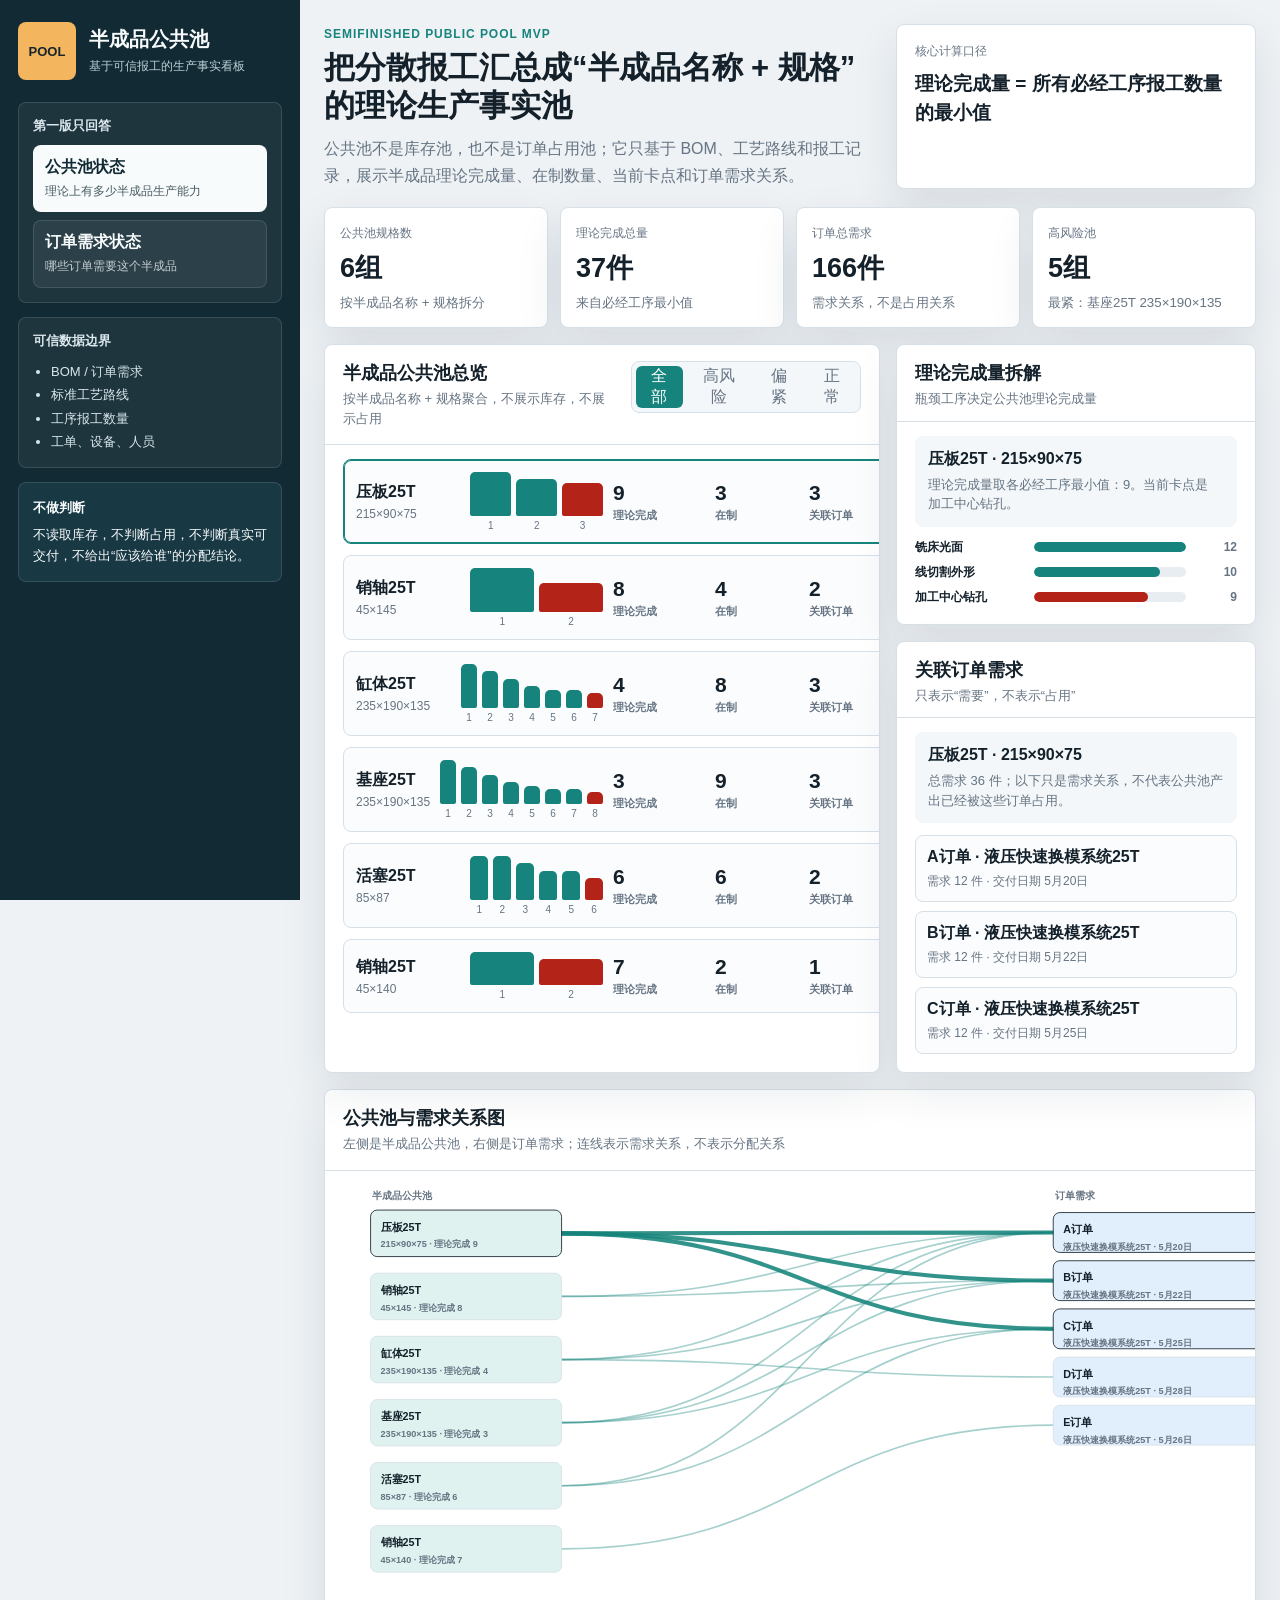
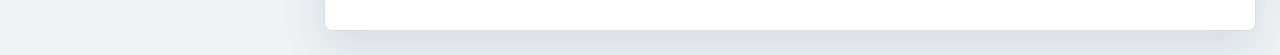
<file: prototype/index.html>
<!doctype html>
<html lang="zh-CN">
  <head>
    <meta charset="UTF-8" />
    <meta name="viewport" content="width=device-width, initial-scale=1.0" />
    <title>半成品公共池产品原型 Demo</title>
    <link rel="stylesheet" href="./styles.css" />
  </head>
  <body>
    <div class="app">
      <aside class="sidebar">
        <div class="brand">
          <div class="brand-mark">POOL</div>
          <div>
            <h1>半成品公共池</h1>
            <p>基于可信报工的生产事实看板</p>
          </div>
        </div>
        <section class="side-panel">
          <div class="side-title">第一版只回答</div>
          <div class="answer-card active"><strong>公共池状态</strong><span>理论上有多少半成品生产能力</span></div>
          <div class="answer-card"><strong>订单需求状态</strong><span>哪些订单需要这个半成品</span></div>
        </section>
        <section class="side-panel">
          <div class="side-title">可信数据边界</div>
          <ul class="trust-list"><li>BOM / 订单需求</li><li>标准工艺路线</li><li>工序报工数量</li><li>工单、设备、人员</li></ul>
        </section>
        <section class="boundary"><strong>不做判断</strong><span>不读取库存，不判断占用，不判断真实可交付，不给出“应该给谁”的分配结论。</span></section>
      </aside>
      <main class="main">
        <header class="hero">
          <div><span class="eyebrow">Semifinished Public Pool MVP</span><h2>把分散报工汇总成“半成品名称 + 规格”的理论生产事实池</h2><p>公共池不是库存池，也不是订单占用池；它只基于 BOM、工艺路线和报工记录，展示半成品理论完成量、在制数量、当前卡点和订单需求关系。</p></div>
          <div class="formula-card"><span>核心计算口径</span><strong>理论完成量 = 所有必经工序报工数量的最小值</strong></div>
        </header>
        <section class="metric-grid" id="metricGrid"></section>
        <section class="workspace">
          <section class="surface main-board"><div class="section-head"><div><h3>半成品公共池总览</h3><p>按半成品名称 + 规格聚合，不展示库存，不展示占用</p></div><div class="segmented" id="riskFilter"></div></div><div class="pool-board" id="poolBoard"></div></section>
          <aside class="detail-column">
            <section class="surface"><div class="section-head compact"><div><h3>理论完成量拆解</h3><p>瓶颈工序决定公共池理论完成量</p></div></div><div class="detail-body" id="completionDetail"></div></section>
            <section class="surface"><div class="section-head compact"><div><h3>关联订单需求</h3><p>只表示“需要”，不表示“占用”</p></div></div><div class="detail-body" id="demandDetail"></div></section>
          </aside>
        </section>
        <section class="surface lower-panel"><div class="section-head"><div><h3>公共池与需求关系图</h3><p>左侧是半成品公共池，右侧是订单需求；连线表示需求关系，不表示分配关系</p></div></div><div class="relationship-wrap"><svg id="relationshipSvg" viewBox="0 0 1180 520" role="img" aria-label="半成品公共池与订单需求关系图"></svg></div></section>
      </main>
    </div>
    <script src="./app.js"></script>
  </body>
</html>
</file>
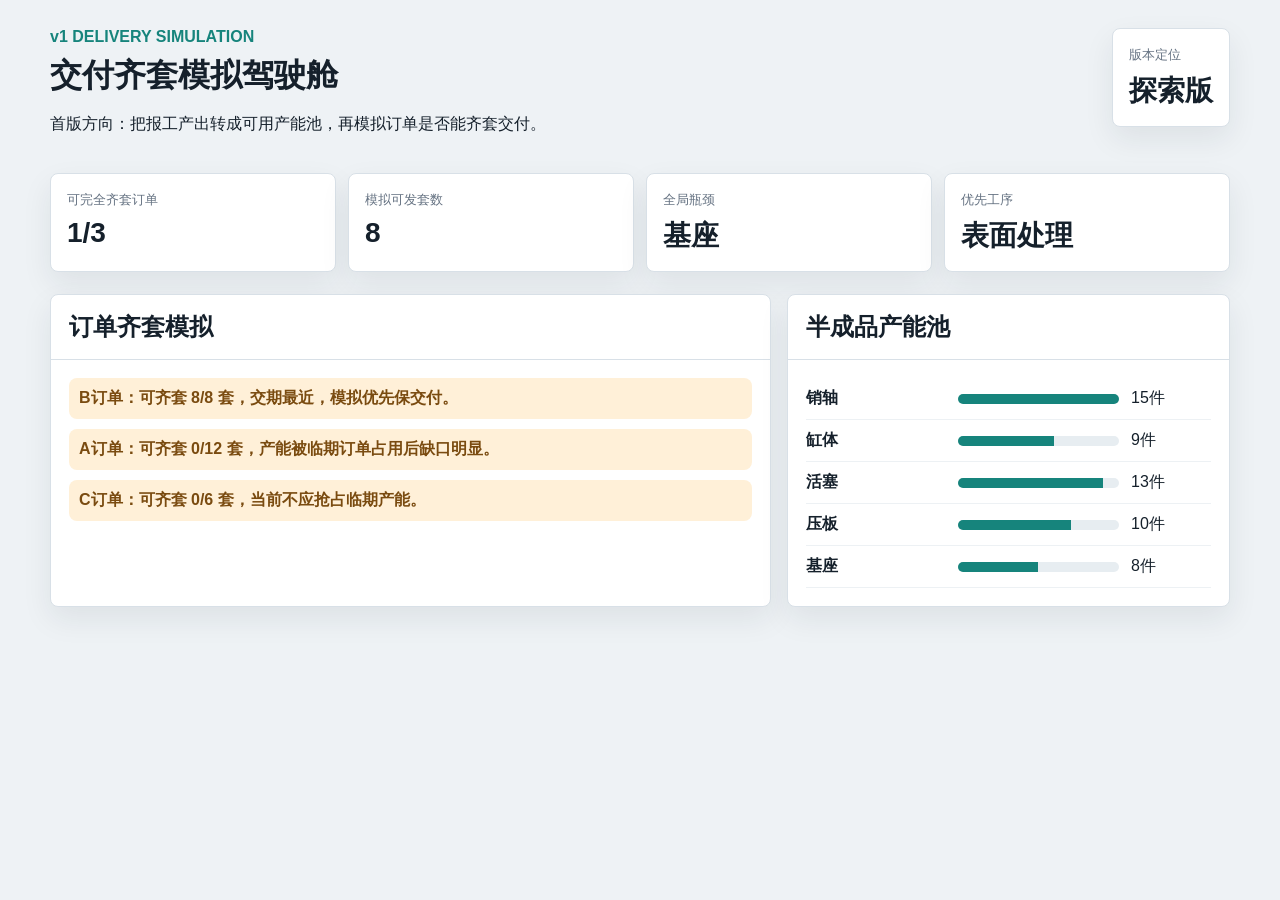
<file: versions/v1-delivery-simulation/index.html>
<!doctype html>
<html lang="zh-CN">
<head><meta charset="UTF-8"><meta name="viewport" content="width=device-width,initial-scale=1"><title>v1 交付齐套模拟</title><style>body{margin:0;background:#eef2f5;color:#15202b;font-family:'Microsoft YaHei',Arial,sans-serif}.wrap{padding:28px;max-width:1180px;margin:auto}.hero{display:flex;justify-content:space-between;gap:20px;align-items:flex-start}.label{color:#16847c;font-weight:800}h1{margin:8px 0 10px;font-size:32px}.grid{display:grid;grid-template-columns:repeat(4,1fr);gap:12px;margin:22px 0}.card,.panel{background:white;border:1px solid #d8e0e7;border-radius:8px;box-shadow:0 12px 30px rgba(23,42,55,.08)}.card{padding:16px}.card span{color:#657282;font-size:13px}.card strong{display:block;margin-top:8px;font-size:28px}.layout{display:grid;grid-template-columns:1.3fr .8fr;gap:16px}.panel h2{margin:0;padding:16px 18px;border-bottom:1px solid #d8e0e7}.body{padding:18px}.row{display:grid;grid-template-columns:140px 1fr 80px;gap:12px;align-items:center;padding:10px 0;border-bottom:1px solid #edf1f4}.bar{height:10px;background:#e7edf1;border-radius:99px;overflow:hidden}.bar i{display:block;height:100%;background:#16847c}.risk{background:#fff0d8;color:#7a4b10;padding:10px;border-radius:8px;margin-bottom:10px;font-weight:700}@media(max-width:860px){.grid,.layout{grid-template-columns:1fr}.hero{display:block}}</style></head>
<body><main class="wrap"><section class="hero"><div><div class="label">v1 DELIVERY SIMULATION</div><h1>交付齐套模拟驾驶舱</h1><p>首版方向：把报工产出转成可用产能池，再模拟订单是否能齐套交付。</p></div><div class="card"><span>版本定位</span><strong>探索版</strong></div></section><section class="grid"><div class="card"><span>可完全齐套订单</span><strong>1/3</strong></div><div class="card"><span>模拟可发套数</span><strong>8</strong></div><div class="card"><span>全局瓶颈</span><strong>基座</strong></div><div class="card"><span>优先工序</span><strong>表面处理</strong></div></section><section class="layout"><div class="panel"><h2>订单齐套模拟</h2><div class="body"><div class="risk">B订单：可齐套 8/8 套，交期最近，模拟优先保交付。</div><div class="risk">A订单：可齐套 0/12 套，产能被临期订单占用后缺口明显。</div><div class="risk">C订单：可齐套 0/6 套，当前不应抢占临期产能。</div></div></div><div class="panel"><h2>半成品产能池</h2><div class="body"><div class="row"><b>销轴</b><div class="bar"><i style="width:100%"></i></div><span>15件</span></div><div class="row"><b>缸体</b><div class="bar"><i style="width:60%"></i></div><span>9件</span></div><div class="row"><b>活塞</b><div class="bar"><i style="width:90%"></i></div><span>13件</span></div><div class="row"><b>压板</b><div class="bar"><i style="width:70%"></i></div><span>10件</span></div><div class="row"><b>基座</b><div class="bar"><i style="width:50%"></i></div><span>8件</span></div></div></div></section></main></body></html>
</file>
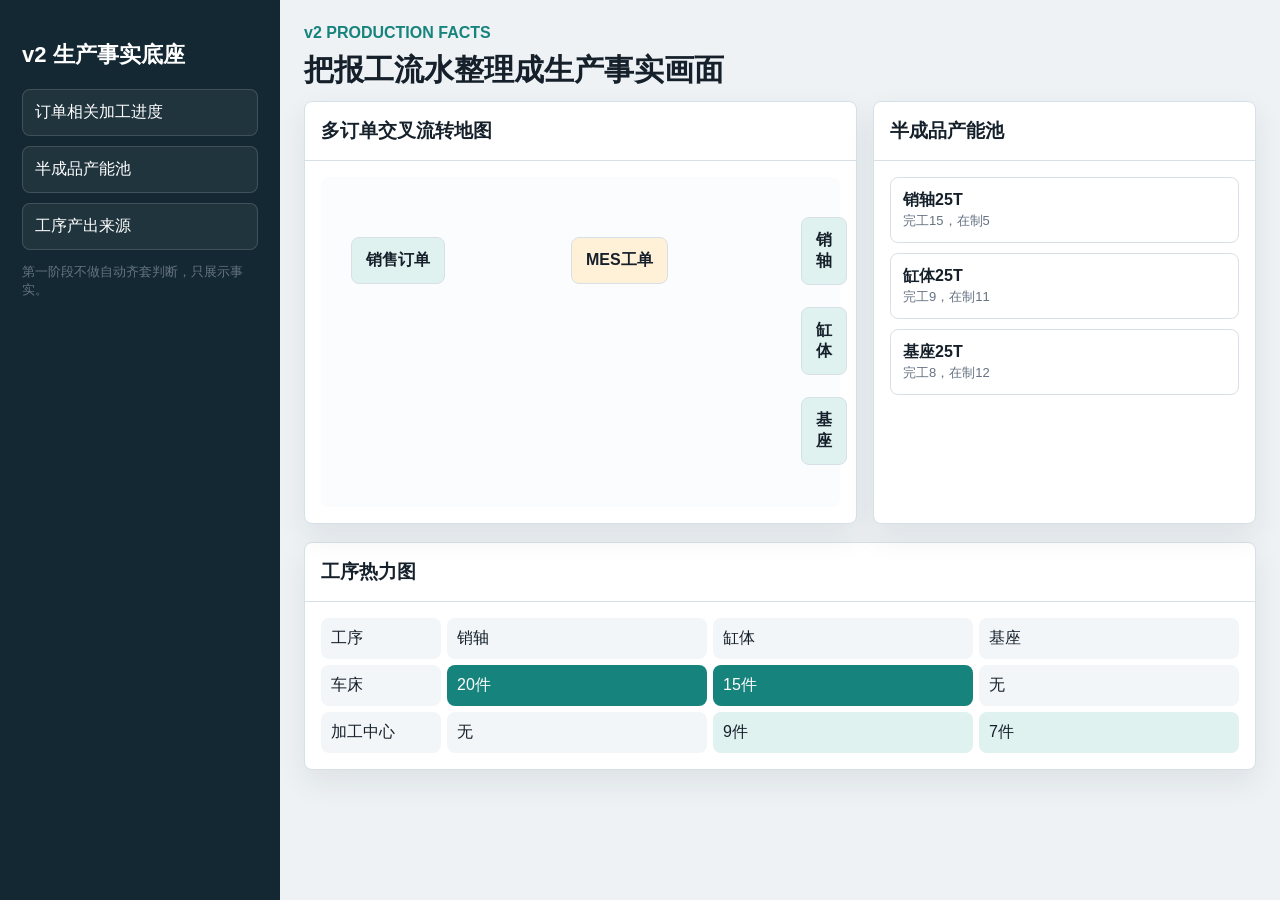
<file: versions/v2-production-facts/index.html>
<!doctype html>
<html lang="zh-CN">
<head><meta charset="UTF-8"><meta name="viewport" content="width=device-width,initial-scale=1"><title>v2 生产事实可视化</title><style>body{margin:0;background:#eef2f5;color:#15202b;font-family:'Microsoft YaHei',Arial,sans-serif}.shell{display:grid;grid-template-columns:280px 1fr;min-height:100vh}.nav{background:#132832;color:white;padding:22px}.nav h1{font-size:22px}.nav .item{padding:12px;border:1px solid rgba(255,255,255,.14);border-radius:8px;margin:10px 0;background:rgba(255,255,255,.06)}.main{padding:24px}.label{color:#16847c;font-weight:800}h2{font-size:30px;margin:8px 0 10px}.grid{display:grid;grid-template-columns:1.3fr .9fr;gap:16px}.panel{background:white;border:1px solid #d8e0e7;border-radius:8px;box-shadow:0 12px 30px rgba(23,42,55,.08);overflow:hidden}.panel h3{margin:0;padding:16px;border-bottom:1px solid #d8e0e7}.body{padding:16px}.flow{height:330px;position:relative;background:#fbfcfd;border-radius:8px}.node{position:absolute;padding:12px 14px;border:1px solid #d8e0e7;border-radius:8px;background:#dff2ef;font-weight:800}.n1{left:30px;top:60px}.n2{left:250px;top:60px;background:#fff0d8}.n3{left:480px;top:40px}.n4{left:480px;top:130px}.n5{left:480px;top:220px}.pool{display:grid;gap:10px}.pool div{padding:12px;border:1px solid #d8e0e7;border-radius:8px}.small{color:#657282;font-size:13px}.heat{display:grid;grid-template-columns:120px repeat(3,1fr);gap:6px}.cell{padding:10px;border-radius:8px;background:#f3f6f8}.hot{background:#16847c;color:white}.warm{background:#dff2ef}@media(max-width:860px){.shell{display:block}.grid{grid-template-columns:1fr}}</style></head>
<body><div class="shell"><aside class="nav"><h1>v2 生产事实底座</h1><div class="item">订单相关加工进度</div><div class="item">半成品产能池</div><div class="item">工序产出来源</div><p class="small">第一阶段不做自动齐套判断，只展示事实。</p></aside><main class="main"><div class="label">v2 PRODUCTION FACTS</div><h2>把报工流水整理成生产事实画面</h2><section class="grid"><div class="panel"><h3>多订单交叉流转地图</h3><div class="body"><div class="flow"><div class="node n1">销售订单</div><div class="node n2">MES工单</div><div class="node n3">销轴</div><div class="node n4">缸体</div><div class="node n5">基座</div></div></div></div><div class="panel"><h3>半成品产能池</h3><div class="body pool"><div><b>销轴25T</b><br><span class="small">完工15，在制5</span></div><div><b>缸体25T</b><br><span class="small">完工9，在制11</span></div><div><b>基座25T</b><br><span class="small">完工8，在制12</span></div></div></div></section><br><section class="panel"><h3>工序热力图</h3><div class="body heat"><div class="cell">工序</div><div class="cell">销轴</div><div class="cell">缸体</div><div class="cell">基座</div><div class="cell">车床</div><div class="cell hot">20件</div><div class="cell hot">15件</div><div class="cell">无</div><div class="cell">加工中心</div><div class="cell">无</div><div class="cell warm">9件</div><div class="cell warm">7件</div></div></section></main></div></body></html>
</file>
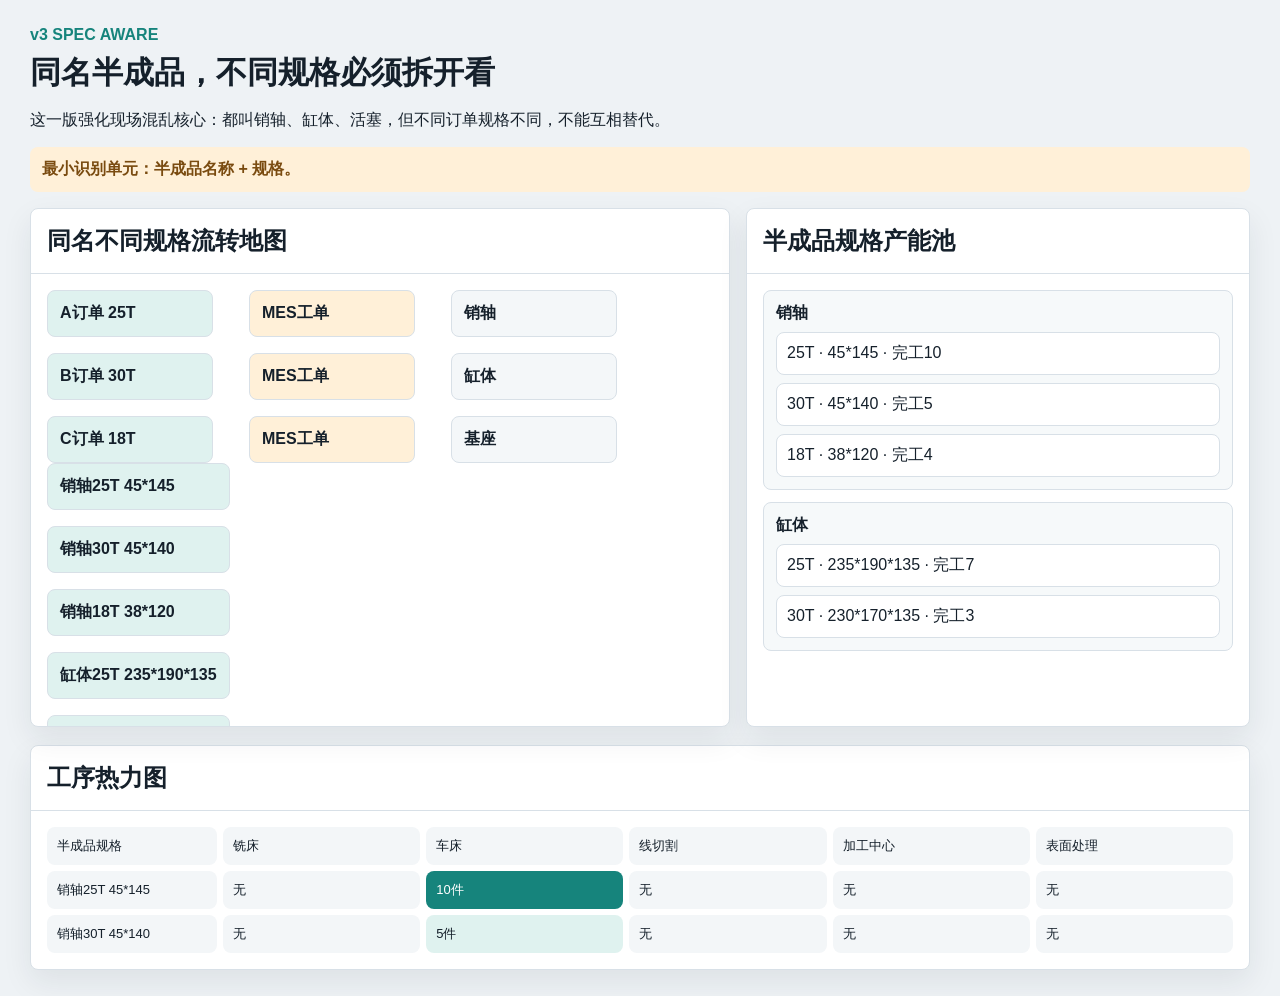
<file: versions/v3-spec-aware/index.html>
<!doctype html>
<html lang="zh-CN">
<head><meta charset="UTF-8"><meta name="viewport" content="width=device-width,initial-scale=1"><title>v3 同名不同规格识别</title><style>body{margin:0;background:#eef2f5;color:#15202b;font-family:'Microsoft YaHei',Arial,sans-serif}.wrap{padding:26px;max-width:1220px;margin:auto}.label{color:#16847c;font-weight:900}h1{font-size:31px;margin:8px 0}.grid{display:grid;grid-template-columns:1.25fr .9fr;gap:16px}.panel{background:white;border:1px solid #d8e0e7;border-radius:8px;box-shadow:0 12px 30px rgba(23,42,55,.08);overflow:hidden}.panel h2{margin:0;padding:16px;border-bottom:1px solid #d8e0e7}.body{padding:16px}.flow{height:420px;overflow:auto}.col{display:inline-grid;gap:16px;margin-right:36px;vertical-align:top}.node{min-width:140px;padding:12px;border:1px solid #d8e0e7;border-radius:8px;background:#dff2ef;font-weight:800}.name{background:#f4f7f9}.spec{background:#dff2ef}.work{background:#fff0d8}.pool-group{padding:12px;border:1px solid #d8e0e7;border-radius:8px;background:#f6f9fa;margin-bottom:12px}.pool-card{padding:10px;border:1px solid #d8e0e7;border-radius:8px;background:white;margin-top:8px}.heat{display:grid;grid-template-columns:170px repeat(5,1fr);gap:6px;min-width:900px}.cell{padding:10px;border-radius:8px;background:#f3f6f8;font-size:13px}.hot{background:#16847c;color:white}.warm{background:#dff2ef}.warn{padding:12px;border-radius:8px;background:#fff0d8;color:#7a4b10;font-weight:800;margin:16px 0}@media(max-width:900px){.grid{grid-template-columns:1fr}}</style></head>
<body><main class="wrap"><div class="label">v3 SPEC AWARE</div><h1>同名半成品，不同规格必须拆开看</h1><p>这一版强化现场混乱核心：都叫销轴、缸体、活塞，但不同订单规格不同，不能互相替代。</p><div class="warn">最小识别单元：半成品名称 + 规格。</div><section class="grid"><div class="panel"><h2>同名不同规格流转地图</h2><div class="body flow"><div class="col"><div class="node">A订单 25T</div><div class="node">B订单 30T</div><div class="node">C订单 18T</div></div><div class="col"><div class="node work">MES工单</div><div class="node work">MES工单</div><div class="node work">MES工单</div></div><div class="col"><div class="node name">销轴</div><div class="node name">缸体</div><div class="node name">基座</div></div><div class="col"><div class="node spec">销轴25T 45*145</div><div class="node spec">销轴30T 45*140</div><div class="node spec">销轴18T 38*120</div><div class="node spec">缸体25T 235*190*135</div><div class="node spec">缸体30T 230*170*135</div></div></div></div><div class="panel"><h2>半成品规格产能池</h2><div class="body"><div class="pool-group"><b>销轴</b><div class="pool-card">25T · 45*145 · 完工10</div><div class="pool-card">30T · 45*140 · 完工5</div><div class="pool-card">18T · 38*120 · 完工4</div></div><div class="pool-group"><b>缸体</b><div class="pool-card">25T · 235*190*135 · 完工7</div><div class="pool-card">30T · 230*170*135 · 完工3</div></div></div></div></section><br><section class="panel"><h2>工序热力图</h2><div class="body" style="overflow:auto"><div class="heat"><div class="cell">半成品规格</div><div class="cell">铣床</div><div class="cell">车床</div><div class="cell">线切割</div><div class="cell">加工中心</div><div class="cell">表面处理</div><div class="cell">销轴25T 45*145</div><div class="cell">无</div><div class="cell hot">10件</div><div class="cell">无</div><div class="cell">无</div><div class="cell">无</div><div class="cell">销轴30T 45*140</div><div class="cell">无</div><div class="cell warm">5件</div><div class="cell">无</div><div class="cell">无</div><div class="cell">无</div></div></div></section></main></body></html>
</file>
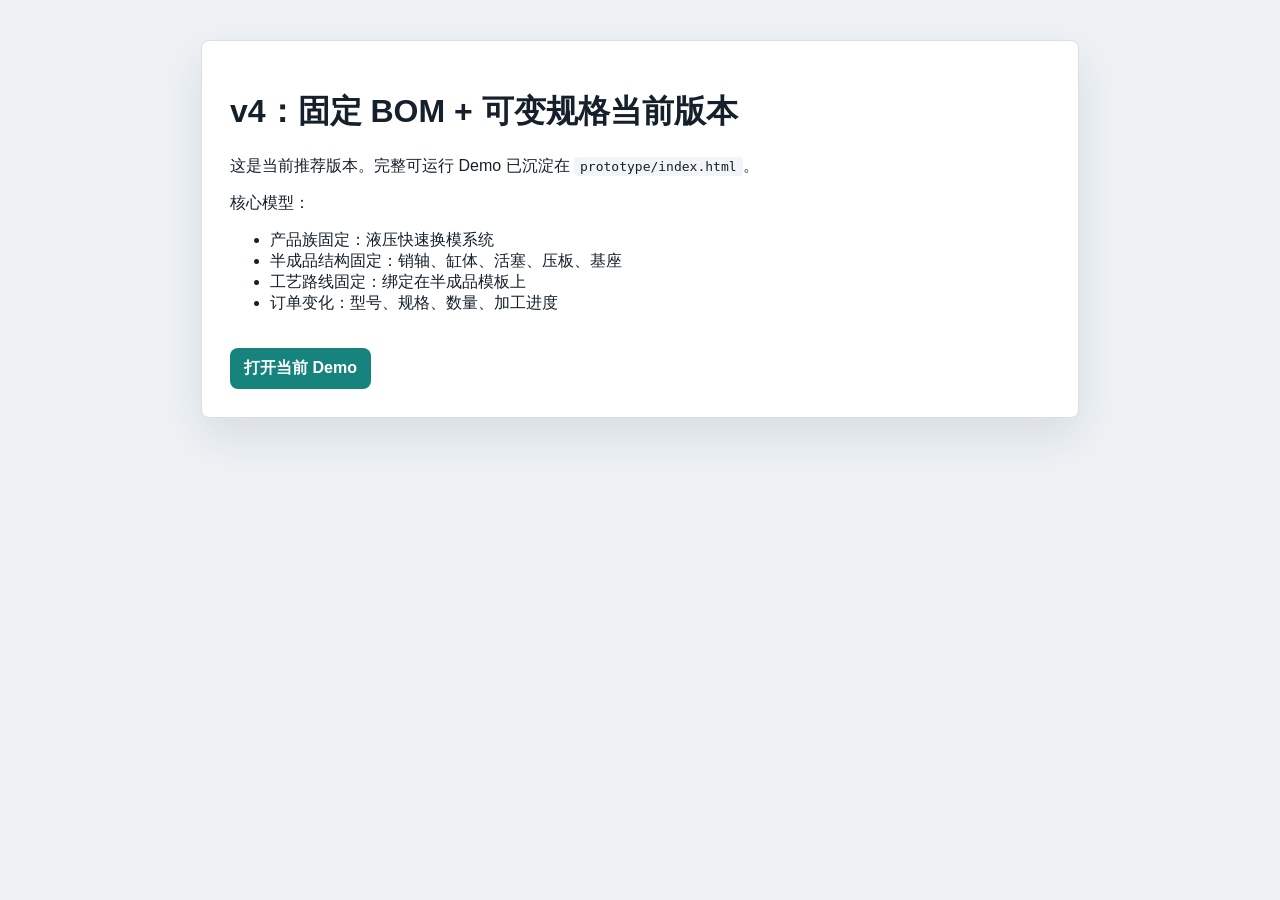
<file: versions/v4-template-driven-current/index.html>
<!doctype html>
<html lang="zh-CN">
<head><meta charset="UTF-8"><meta name="viewport" content="width=device-width,initial-scale=1"><title>v4 当前版本</title><style>body{font-family:'Microsoft YaHei',Arial,sans-serif;background:#eef2f5;color:#15202b;margin:0;padding:40px}.card{max-width:820px;margin:auto;background:white;border:1px solid #d8e0e7;border-radius:8px;padding:28px;box-shadow:0 18px 45px rgba(23,42,55,.1)}a{display:inline-block;margin-top:18px;padding:10px 14px;border-radius:8px;background:#16847c;color:white;text-decoration:none;font-weight:800}code{background:#f1f5f7;padding:2px 6px;border-radius:4px}</style></head>
<body><main class="card"><h1>v4：固定 BOM + 可变规格当前版本</h1><p>这是当前推荐版本。完整可运行 Demo 已沉淀在 <code>prototype/index.html</code>。</p><p>核心模型：</p><ul><li>产品族固定：液压快速换模系统</li><li>半成品结构固定：销轴、缸体、活塞、压板、基座</li><li>工艺路线固定：绑定在半成品模板上</li><li>订单变化：型号、规格、数量、加工进度</li></ul><a href="../../prototype/index.html">打开当前 Demo</a></main></body></html>
</file>
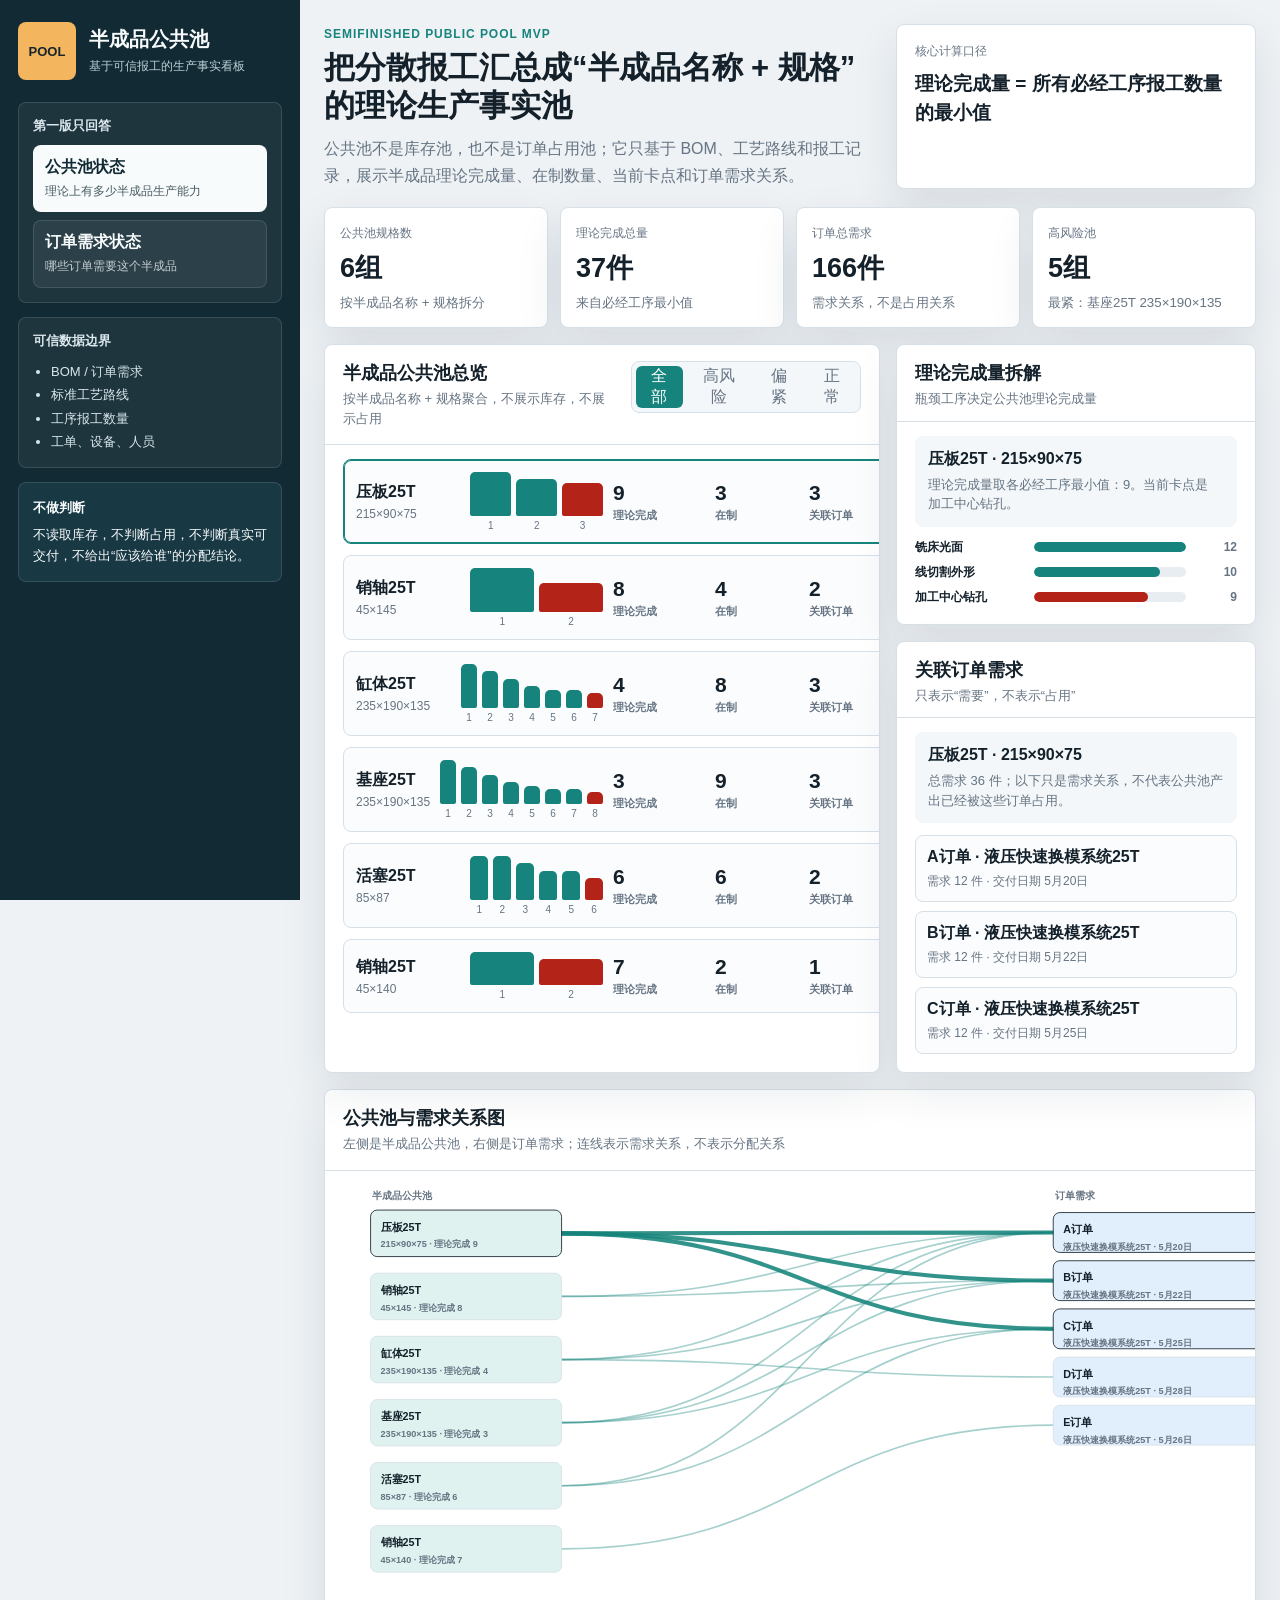
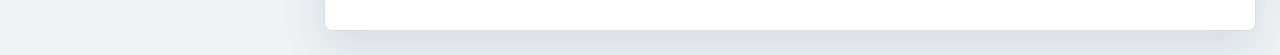
<file: versions/v5-semifinished-public-pool/index.html>
<!doctype html>
<html lang="zh-CN">
  <head>
    <meta charset="UTF-8" />
    <meta name="viewport" content="width=device-width, initial-scale=1.0" />
    <title>v5 半成品公共池产品原型 Demo</title>
    <link rel="stylesheet" href="./styles.css" />
  </head>
  <body>
    <div class="app">
      <aside class="sidebar">
        <div class="brand"><div class="brand-mark">POOL</div><div><h1>半成品公共池</h1><p>基于可信报工的生产事实看板</p></div></div>
        <section class="side-panel"><div class="side-title">第一版只回答</div><div class="answer-card active"><strong>公共池状态</strong><span>理论上有多少半成品生产能力</span></div><div class="answer-card"><strong>订单需求状态</strong><span>哪些订单需要这个半成品</span></div></section>
        <section class="side-panel"><div class="side-title">可信数据边界</div><ul class="trust-list"><li>BOM / 订单需求</li><li>标准工艺路线</li><li>工序报工数量</li><li>工单、设备、人员</li></ul></section>
        <section class="boundary"><strong>不做判断</strong><span>不读取库存，不判断占用，不判断真实可交付，不给出“应该给谁”的分配结论。</span></section>
      </aside>
      <main class="main">
        <header class="hero"><div><span class="eyebrow">Semifinished Public Pool MVP</span><h2>把分散报工汇总成“半成品名称 + 规格”的理论生产事实池</h2><p>公共池不是库存池，也不是订单占用池；它只基于 BOM、工艺路线和报工记录，展示半成品理论完成量、在制数量、当前卡点和订单需求关系。</p></div><div class="formula-card"><span>核心计算口径</span><strong>理论完成量 = 所有必经工序报工数量的最小值</strong></div></header>
        <section class="metric-grid" id="metricGrid"></section>
        <section class="workspace"><section class="surface main-board"><div class="section-head"><div><h3>半成品公共池总览</h3><p>按半成品名称 + 规格聚合，不展示库存，不展示占用</p></div><div class="segmented" id="riskFilter"></div></div><div class="pool-board" id="poolBoard"></div></section><aside class="detail-column"><section class="surface"><div class="section-head compact"><div><h3>理论完成量拆解</h3><p>瓶颈工序决定公共池理论完成量</p></div></div><div class="detail-body" id="completionDetail"></div></section><section class="surface"><div class="section-head compact"><div><h3>关联订单需求</h3><p>只表示“需要”，不表示“占用”</p></div></div><div class="detail-body" id="demandDetail"></div></section></aside></section>
        <section class="surface lower-panel"><div class="section-head"><div><h3>公共池与需求关系图</h3><p>左侧是半成品公共池，右侧是订单需求；连线表示需求关系，不表示分配关系</p></div></div><div class="relationship-wrap"><svg id="relationshipSvg" viewBox="0 0 1180 520" role="img" aria-label="半成品公共池与订单需求关系图"></svg></div></section>
      </main>
    </div>
    <script src="./app.js"></script>
  </body>
</html>
</file>
<file: prototype/styles.css>
:root{--bg:#eef2f5;--ink:#14212b;--muted:#667483;--line:#d7e0e7;--panel:#fff;--dark:#112a33;--dark-2:#183844;--teal:#16847c;--teal-soft:#dff2ef;--blue:#2463a6;--blue-soft:#e1eefb;--amber:#b97017;--amber-soft:#fff0d8;--red:#b42318;--red-soft:#ffe4df;--green:#267a45;--green-soft:#dff3e6;--shadow:0 18px 45px rgba(23,42,55,.1)}*{box-sizing:border-box}body{margin:0;min-height:100vh;color:var(--ink);background:var(--bg);font-family:"Microsoft YaHei","PingFang SC","Segoe UI",Arial,sans-serif}button{font:inherit}.app{min-height:100vh;display:grid;grid-template-columns:300px minmax(0,1fr)}.sidebar{position:sticky;top:0;height:100vh;padding:22px 18px;color:#f8fbfc;background:var(--dark);overflow-y:auto}.brand{display:grid;grid-template-columns:58px minmax(0,1fr);gap:13px;align-items:center;margin-bottom:22px}.brand-mark{width:58px;height:58px;display:grid;place-items:center;border-radius:8px;color:#17252c;background:#f4b55f;font-size:13px;font-weight:900}.brand h1{margin:0;font-size:20px}.brand p{margin:5px 0 0;color:#bdd0d7;font-size:12px;line-height:1.45}.side-panel,.boundary{padding:14px;margin-bottom:14px;border:1px solid rgba(255,255,255,.12);border-radius:8px;background:rgba(255,255,255,.055)}.side-title{margin-bottom:10px;color:#dbe8ed;font-size:13px;font-weight:800}.answer-card{padding:11px;margin-top:8px;border:1px solid rgba(255,255,255,.12);border-radius:8px;background:rgba(255,255,255,.06)}.answer-card.active{color:var(--dark);background:#f8fbfc}.answer-card strong,.answer-card span,.boundary strong,.boundary span{display:block}.answer-card span{margin-top:5px;font-size:12px;opacity:.76;line-height:1.45}.trust-list{margin:0;padding-left:18px;color:#d8e7ec;line-height:1.8;font-size:13px}.boundary{background:var(--dark-2);font-size:13px;line-height:1.65}.boundary strong{margin-bottom:5px}.main{min-width:0;padding:24px}.hero{display:grid;grid-template-columns:minmax(0,1fr) 360px;gap:18px;margin-bottom:18px}.eyebrow{display:inline-block;margin-bottom:8px;color:var(--teal);font-size:12px;font-weight:900;letter-spacing:.08em;text-transform:uppercase}.hero h2{margin:0;font-size:31px;line-height:1.22}.hero p{margin:10px 0 0;max-width:850px;color:var(--muted);line-height:1.7}.formula-card,.metric,.surface{border:1px solid var(--line);border-radius:8px;background:var(--panel);box-shadow:var(--shadow)}.formula-card{padding:18px}.formula-card span,.formula-card strong{display:block}.formula-card span{margin-bottom:10px;color:var(--muted);font-size:12px}.formula-card strong{font-size:19px;line-height:1.5}.metric-grid{display:grid;grid-template-columns:repeat(4,minmax(0,1fr));gap:12px;margin-bottom:16px}.metric{min-height:104px;padding:15px}.metric span{color:var(--muted);font-size:12px}.metric strong{display:block;margin-top:8px;font-size:27px}.metric small{display:block;margin-top:8px;color:var(--muted)}.workspace{display:grid;grid-template-columns:minmax(0,1.4fr) minmax(360px,.82fr);gap:16px;margin-bottom:16px}.surface{overflow:hidden}.section-head{display:flex;align-items:flex-start;justify-content:space-between;gap:14px;padding:16px 18px;border-bottom:1px solid var(--line)}.section-head.compact{padding-bottom:12px}.section-head h3{margin:0;font-size:18px}.section-head p{margin:4px 0 0;color:var(--muted);font-size:13px;line-height:1.5}.segmented{display:inline-flex;gap:6px;padding:4px;border:1px solid var(--line);border-radius:8px;background:#f4f7f9}.segmented button{min-height:30px;padding:0 10px;border:0;border-radius:6px;color:var(--muted);background:transparent;cursor:pointer}.segmented button.active{color:#fff;background:var(--teal)}.pool-board{display:grid;gap:11px;padding:14px 18px 18px}.pool-row{display:grid;grid-template-columns:1.1fr 1.4fr 92px 84px 92px 86px;gap:10px;align-items:center;padding:12px;border:1px solid var(--line);border-radius:8px;background:#fbfcfd;cursor:pointer}.pool-row.active{border-color:var(--teal);box-shadow:inset 0 0 0 1px var(--teal)}.pool-name strong,.pool-name span{display:block}.pool-name span{margin-top:4px;color:var(--muted);font-size:12px}.process-mini{display:flex;align-items:flex-end;gap:5px;min-height:44px}.process-bar{flex:1;min-width:16px;display:grid;align-items:end;gap:4px}.process-bar i{display:block;border-radius:5px 5px 2px 2px;background:var(--teal)}.process-bar.bottleneck i{background:var(--red)}.process-bar span{display:block;color:var(--muted);font-size:10px;text-align:center}.num{font-size:21px;font-weight:900}.num small{display:block;margin-top:3px;color:var(--muted);font-size:11px;font-weight:700}.status{display:inline-grid;place-items:center;min-height:28px;padding:0 9px;border-radius:999px;font-size:12px;font-weight:900;white-space:nowrap}.status.normal{color:var(--green);background:var(--green-soft)}.status.tight{color:var(--amber);background:var(--amber-soft)}.status.high{color:var(--red);background:var(--red-soft)}.detail-column{display:grid;gap:16px;align-content:start}.detail-body{padding:14px 18px 18px}.selected-summary{padding:13px;border-radius:8px;background:#f3f7f9;margin-bottom:12px}.selected-summary h4{margin:0 0 5px}.selected-summary p{margin:0;color:var(--muted);font-size:13px;line-height:1.5}.step-list{display:grid;gap:8px}.step-row{display:grid;grid-template-columns:110px minmax(0,1fr) 42px;gap:9px;align-items:center}.step-row strong{font-size:12px}.step-track{height:10px;border-radius:999px;background:#e7edf1;overflow:hidden}.step-track span{display:block;height:100%;border-radius:inherit;background:var(--teal)}.step-row.bottleneck .step-track span{background:var(--red)}.step-row em{color:var(--muted);font-size:12px;font-style:normal;font-weight:800;text-align:right}.demand-list{display:grid;gap:9px}.demand-card{padding:11px;border:1px solid var(--line);border-radius:8px;background:#fbfcfd}.demand-card strong,.demand-card span{display:block}.demand-card span{margin-top:5px;color:var(--muted);font-size:12px}.relationship-wrap{padding:10px 14px 18px;overflow-x:auto}#relationshipSvg{display:block;min-width:980px;width:100%;height:auto}.rel-link{fill:none;stroke:var(--teal);stroke-linecap:round;opacity:.38}.rel-link.active{opacity:.88;stroke-width:5}.rel-node rect{rx:8;ry:8;stroke-width:1}.rel-node text{fill:var(--ink);font-size:13px;font-weight:800}.rel-node .sub{fill:var(--muted);font-size:11px;font-weight:600}@media(max-width:1180px){.app{grid-template-columns:270px minmax(0,1fr)}.hero,.workspace,.metric-grid{grid-template-columns:1fr}}@media(max-width:760px){.app{display:block}.sidebar{position:static;height:auto}.main{padding:16px}.hero h2{font-size:23px}.section-head{display:block}.segmented{margin-top:12px}.pool-row{grid-template-columns:1fr}}
</file>
<file: versions/v5-semifinished-public-pool/styles.css>
:root{--bg:#eef2f5;--ink:#14212b;--muted:#667483;--line:#d7e0e7;--panel:#fff;--dark:#112a33;--dark-2:#183844;--teal:#16847c;--teal-soft:#dff2ef;--blue:#2463a6;--blue-soft:#e1eefb;--amber:#b97017;--amber-soft:#fff0d8;--red:#b42318;--red-soft:#ffe4df;--green:#267a45;--green-soft:#dff3e6;--shadow:0 18px 45px rgba(23,42,55,.1)}*{box-sizing:border-box}body{margin:0;min-height:100vh;color:var(--ink);background:var(--bg);font-family:"Microsoft YaHei","PingFang SC","Segoe UI",Arial,sans-serif}button{font:inherit}.app{min-height:100vh;display:grid;grid-template-columns:300px minmax(0,1fr)}.sidebar{position:sticky;top:0;height:100vh;padding:22px 18px;color:#f8fbfc;background:var(--dark);overflow-y:auto}.brand{display:grid;grid-template-columns:58px minmax(0,1fr);gap:13px;align-items:center;margin-bottom:22px}.brand-mark{width:58px;height:58px;display:grid;place-items:center;border-radius:8px;color:#17252c;background:#f4b55f;font-size:13px;font-weight:900}.brand h1{margin:0;font-size:20px}.brand p{margin:5px 0 0;color:#bdd0d7;font-size:12px;line-height:1.45}.side-panel,.boundary{padding:14px;margin-bottom:14px;border:1px solid rgba(255,255,255,.12);border-radius:8px;background:rgba(255,255,255,.055)}.side-title{margin-bottom:10px;color:#dbe8ed;font-size:13px;font-weight:800}.answer-card{padding:11px;margin-top:8px;border:1px solid rgba(255,255,255,.12);border-radius:8px;background:rgba(255,255,255,.06)}.answer-card.active{color:var(--dark);background:#f8fbfc}.answer-card strong,.answer-card span,.boundary strong,.boundary span{display:block}.answer-card span{margin-top:5px;font-size:12px;opacity:.76;line-height:1.45}.trust-list{margin:0;padding-left:18px;color:#d8e7ec;line-height:1.8;font-size:13px}.boundary{background:var(--dark-2);font-size:13px;line-height:1.65}.boundary strong{margin-bottom:5px}.main{min-width:0;padding:24px}.hero{display:grid;grid-template-columns:minmax(0,1fr) 360px;gap:18px;margin-bottom:18px}.eyebrow{display:inline-block;margin-bottom:8px;color:var(--teal);font-size:12px;font-weight:900;letter-spacing:.08em;text-transform:uppercase}.hero h2{margin:0;font-size:31px;line-height:1.22}.hero p{margin:10px 0 0;max-width:850px;color:var(--muted);line-height:1.7}.formula-card,.metric,.surface{border:1px solid var(--line);border-radius:8px;background:var(--panel);box-shadow:var(--shadow)}.formula-card{padding:18px}.formula-card span,.formula-card strong{display:block}.formula-card span{margin-bottom:10px;color:var(--muted);font-size:12px}.formula-card strong{font-size:19px;line-height:1.5}.metric-grid{display:grid;grid-template-columns:repeat(4,minmax(0,1fr));gap:12px;margin-bottom:16px}.metric{min-height:104px;padding:15px}.metric span{color:var(--muted);font-size:12px}.metric strong{display:block;margin-top:8px;font-size:27px}.metric small{display:block;margin-top:8px;color:var(--muted)}.workspace{display:grid;grid-template-columns:minmax(0,1.4fr) minmax(360px,.82fr);gap:16px;margin-bottom:16px}.surface{overflow:hidden}.section-head{display:flex;align-items:flex-start;justify-content:space-between;gap:14px;padding:16px 18px;border-bottom:1px solid var(--line)}.section-head.compact{padding-bottom:12px}.section-head h3{margin:0;font-size:18px}.section-head p{margin:4px 0 0;color:var(--muted);font-size:13px;line-height:1.5}.segmented{display:inline-flex;gap:6px;padding:4px;border:1px solid var(--line);border-radius:8px;background:#f4f7f9}.segmented button{min-height:30px;padding:0 10px;border:0;border-radius:6px;color:var(--muted);background:transparent;cursor:pointer}.segmented button.active{color:#fff;background:var(--teal)}.pool-board{display:grid;gap:11px;padding:14px 18px 18px}.pool-row{display:grid;grid-template-columns:1.1fr 1.4fr 92px 84px 92px 86px;gap:10px;align-items:center;padding:12px;border:1px solid var(--line);border-radius:8px;background:#fbfcfd;cursor:pointer}.pool-row.active{border-color:var(--teal);box-shadow:inset 0 0 0 1px var(--teal)}.pool-name strong,.pool-name span{display:block}.pool-name span{margin-top:4px;color:var(--muted);font-size:12px}.process-mini{display:flex;align-items:flex-end;gap:5px;min-height:44px}.process-bar{flex:1;min-width:16px;display:grid;align-items:end;gap:4px}.process-bar i{display:block;border-radius:5px 5px 2px 2px;background:var(--teal)}.process-bar.bottleneck i{background:var(--red)}.process-bar span{display:block;color:var(--muted);font-size:10px;text-align:center}.num{font-size:21px;font-weight:900}.num small{display:block;margin-top:3px;color:var(--muted);font-size:11px;font-weight:700}.status{display:inline-grid;place-items:center;min-height:28px;padding:0 9px;border-radius:999px;font-size:12px;font-weight:900;white-space:nowrap}.status.normal{color:var(--green);background:var(--green-soft)}.status.tight{color:var(--amber);background:var(--amber-soft)}.status.high{color:var(--red);background:var(--red-soft)}.detail-column{display:grid;gap:16px;align-content:start}.detail-body{padding:14px 18px 18px}.selected-summary{padding:13px;border-radius:8px;background:#f3f7f9;margin-bottom:12px}.selected-summary h4{margin:0 0 5px}.selected-summary p{margin:0;color:var(--muted);font-size:13px;line-height:1.5}.step-list{display:grid;gap:8px}.step-row{display:grid;grid-template-columns:110px minmax(0,1fr) 42px;gap:9px;align-items:center}.step-row strong{font-size:12px}.step-track{height:10px;border-radius:999px;background:#e7edf1;overflow:hidden}.step-track span{display:block;height:100%;border-radius:inherit;background:var(--teal)}.step-row.bottleneck .step-track span{background:var(--red)}.step-row em{color:var(--muted);font-size:12px;font-style:normal;font-weight:800;text-align:right}.demand-list{display:grid;gap:9px}.demand-card{padding:11px;border:1px solid var(--line);border-radius:8px;background:#fbfcfd}.demand-card strong,.demand-card span{display:block}.demand-card span{margin-top:5px;color:var(--muted);font-size:12px}.relationship-wrap{padding:10px 14px 18px;overflow-x:auto}#relationshipSvg{display:block;min-width:980px;width:100%;height:auto}.rel-link{fill:none;stroke:var(--teal);stroke-linecap:round;opacity:.38}.rel-link.active{opacity:.88;stroke-width:5}.rel-node rect{rx:8;ry:8;stroke-width:1}.rel-node text{fill:var(--ink);font-size:13px;font-weight:800}.rel-node .sub{fill:var(--muted);font-size:11px;font-weight:600}@media(max-width:1180px){.app{grid-template-columns:270px minmax(0,1fr)}.hero,.workspace,.metric-grid{grid-template-columns:1fr}}@media(max-width:760px){.app{display:block}.sidebar{position:static;height:auto}.main{padding:16px}.hero h2{font-size:23px}.section-head{display:block}.segmented{margin-top:12px}.pool-row{grid-template-columns:1fr}}
</file>
